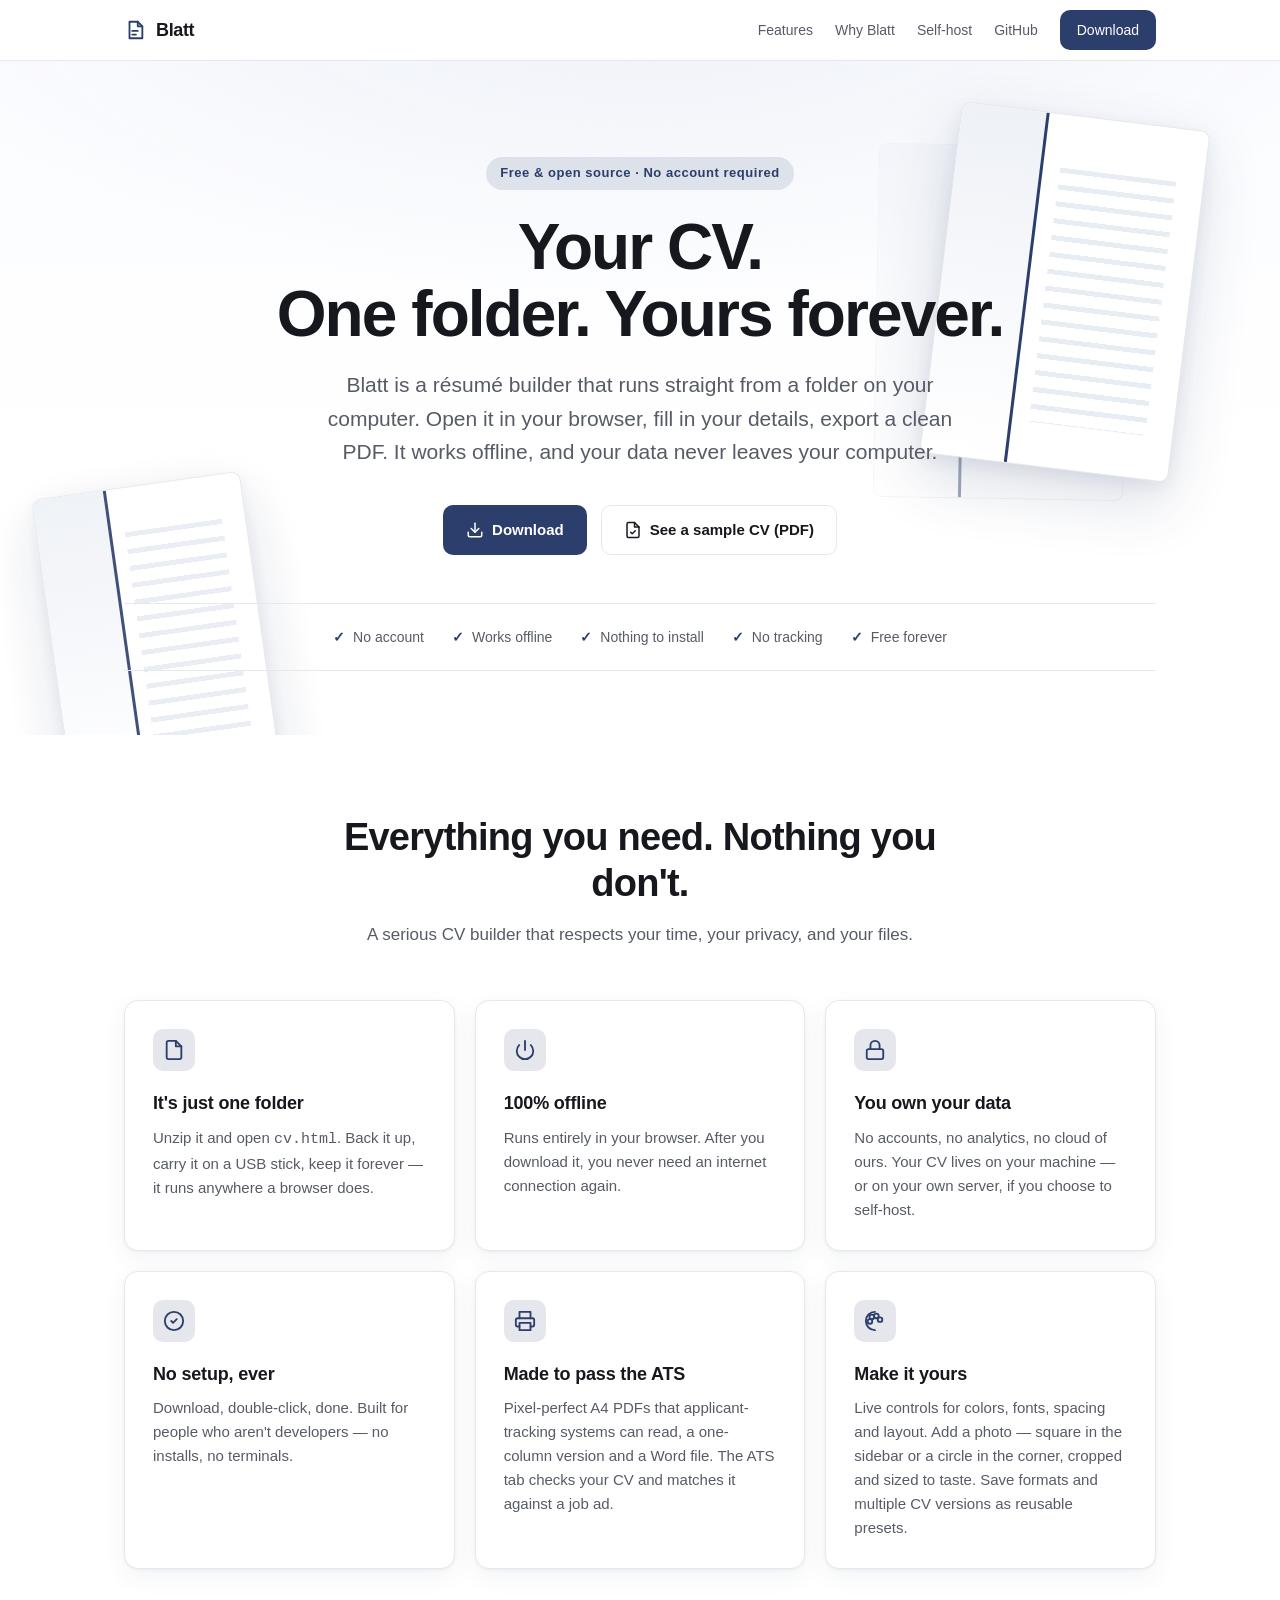
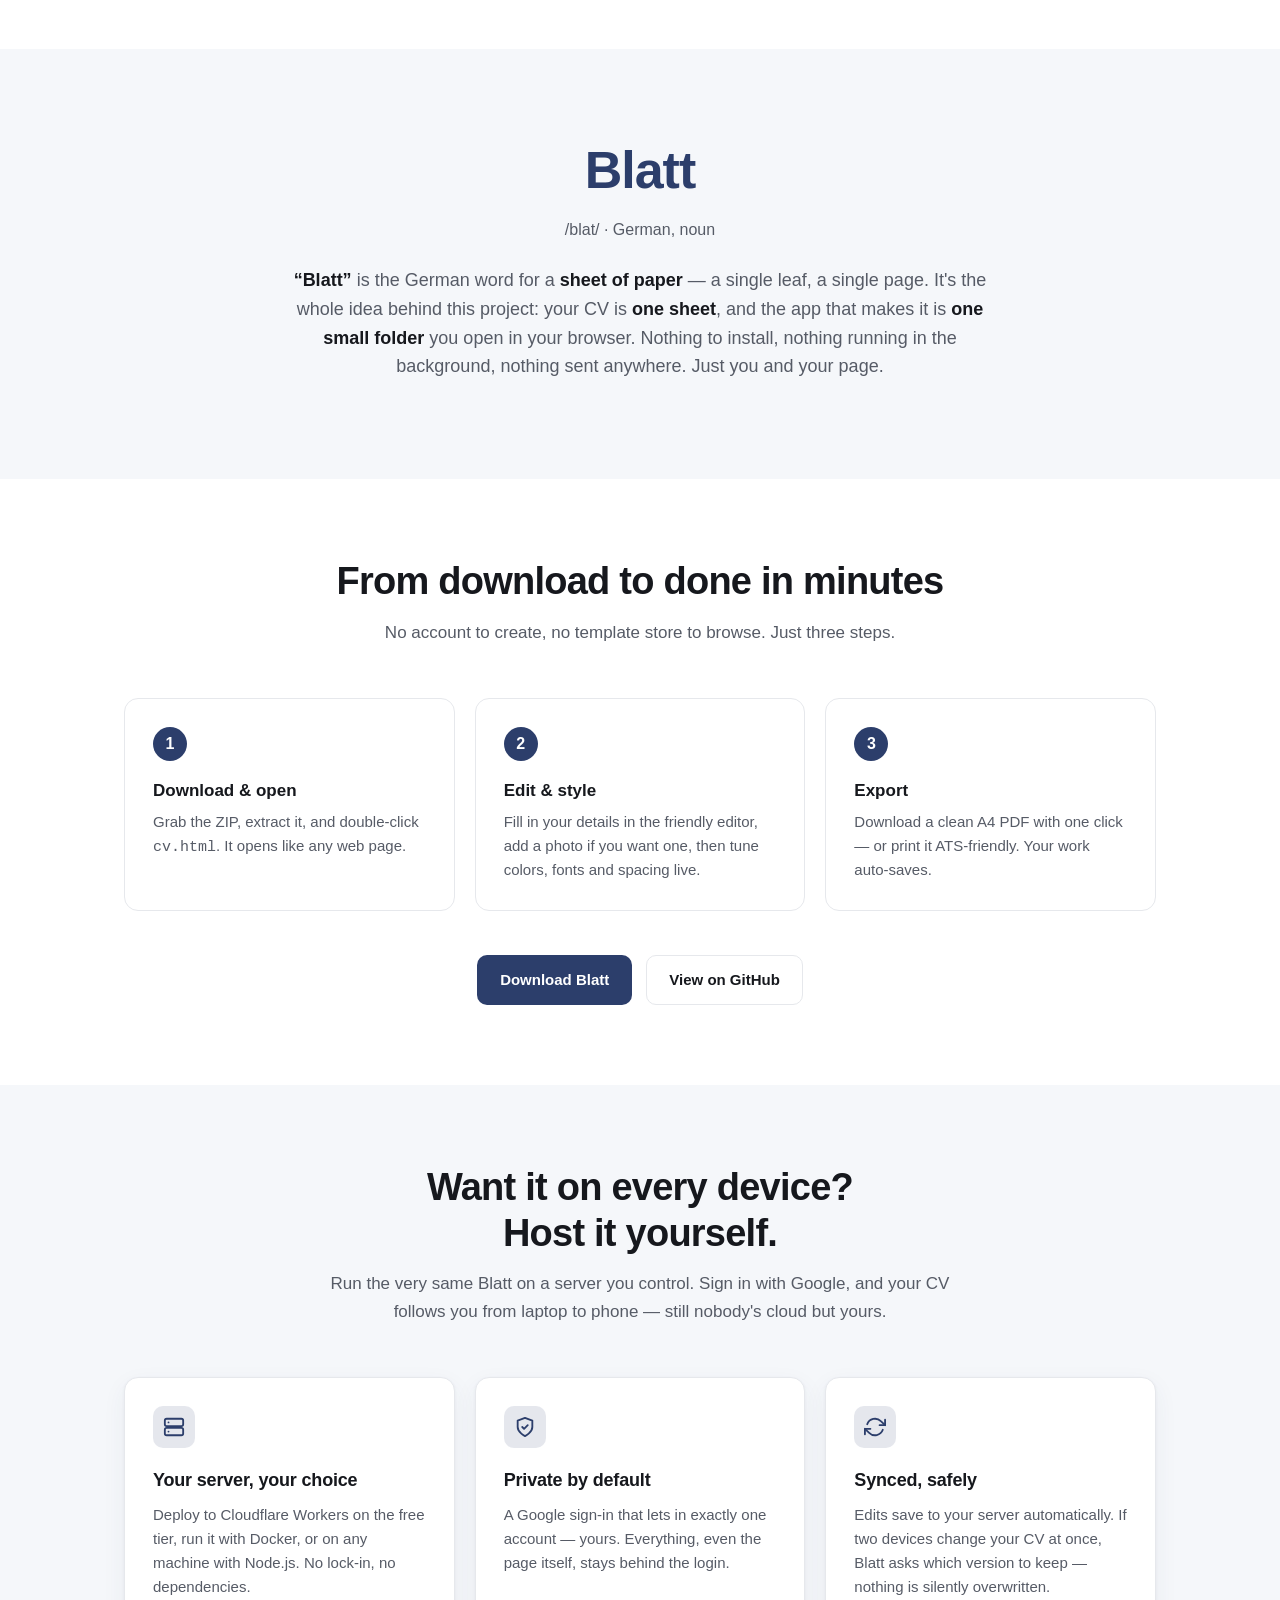
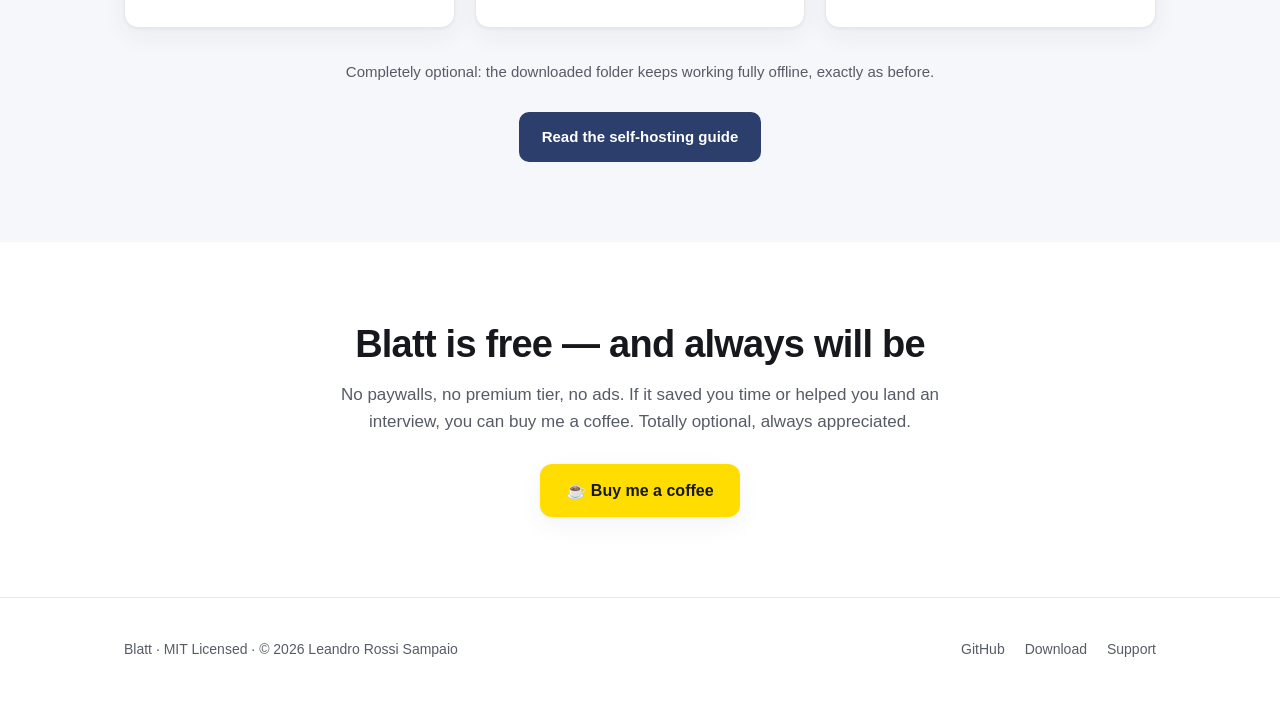
<file: docs/index.html>
<!DOCTYPE html>
<html lang="en">
<head>
<meta charset="UTF-8">
<meta name="viewport" content="width=device-width, initial-scale=1.0">
<title>Blatt — Your CV. One folder. Yours forever.</title>
<meta name="description" content="Blatt is a free, offline résumé builder you run straight from a folder on your computer. Nothing to install, no account, no tracking. Your data stays yours.">
<meta name="color-scheme" content="light">
<meta name="theme-color" content="#2c3e6b">
<link rel="icon" href="data:image/svg+xml,<svg xmlns='http://www.w3.org/2000/svg' viewBox='0 0 100 100'><text y='.9em' font-size='90'>📄</text></svg>">

<!-- Open Graph -->
<meta property="og:title" content="Blatt — Your CV. One folder. Yours forever.">
<meta property="og:description" content="A free, offline résumé builder that runs from a folder on your computer. Nothing to install, no account, no tracking.">
<meta property="og:type" content="website">
<meta property="og:url" content="https://leandrorsampaio.github.io/Blatt/">

<style>
  /* Light-only — mirrors the Blatt app's light design and its default blue (#2c3e6b) */
  :root {
    color-scheme: light;
    --bg: #ffffff;
    --bg-alt: #f5f7fa;        /* soft blue-tinted grey */
    --fg: #16181d;
    --fg-soft: #565b66;
    --accent: #2c3e6b;        /* Blatt default --color-blue */
    --accent-strong: #223056; /* darker blue for hover/depth */
    --accent-soft: #eef1f7;   /* very light blue wash */
    --accent-fg: #ffffff;
    --border: #e6e8ec;
    --card: #ffffff;
    --shadow: 0 1px 3px rgba(44,62,107,.06), 0 8px 24px rgba(44,62,107,.06);
    --radius: 14px;
    --maxw: 1080px;
  }

  * { box-sizing: border-box; }
  html { scroll-behavior: smooth; }
  body {
    margin: 0;
    font-family: -apple-system, BlinkMacSystemFont, "Segoe UI", Roboto, Helvetica, Arial, sans-serif;
    background: var(--bg);
    color: var(--fg);
    line-height: 1.6;
    -webkit-font-smoothing: antialiased;
  }
  a { color: inherit; }
  .wrap { max-width: var(--maxw); margin: 0 auto; padding: 0 24px; }

  /* Nav */
  nav {
    position: sticky; top: 0; z-index: 10;
    backdrop-filter: saturate(180%) blur(12px);
    background: color-mix(in srgb, var(--bg) 80%, transparent);
    border-bottom: 1px solid var(--border);
  }
  .nav-inner { display: flex; align-items: center; justify-content: space-between; height: 60px; }
  .brand { display: flex; align-items: center; gap: 10px; font-weight: 700; font-size: 18px; letter-spacing: -.02em; text-decoration: none; }
  .brand .leaf { width: 22px; height: 22px; color: var(--accent); }
  .nav-links { display: flex; align-items: center; gap: 22px; }
  .nav-links a { text-decoration: none; color: var(--fg-soft); font-size: 14px; font-weight: 500; }
  .nav-links a:hover { color: var(--fg); }
  /* Buttons keep their own text color even inside .nav-links (higher specificity) */
  .nav-links a.btn-primary { color: var(--accent-fg); }
  .nav-links a.btn-primary:hover { color: var(--accent-fg); }
  @media (max-width: 640px) { .nav-links a.hide-sm { display: none; } }

  /* Buttons */
  .btn {
    display: inline-flex; align-items: center; gap: 8px;
    padding: 12px 22px; border-radius: 10px; font-weight: 600; font-size: 15px;
    text-decoration: none; border: 1px solid transparent; cursor: pointer;
    transition: transform .08s ease, background .2s ease, border-color .2s ease;
  }
  .btn:active { transform: translateY(1px); }
  .btn-primary { background: var(--accent); color: var(--accent-fg); }
  .btn-primary:hover { background: var(--accent-strong); }
  .btn-ghost { background: transparent; color: var(--fg); border-color: var(--border); }
  .btn-ghost:hover { background: var(--bg-alt); }
  .btn-sm { padding: 8px 16px; font-size: 14px; }

  /* Hero */
  header.hero {
    position: relative;
    overflow: hidden;
    text-align: center;
    padding: 96px 0 64px;
    background:
      radial-gradient(1100px 460px at 50% -12%, var(--accent-soft), transparent 68%),
      linear-gradient(180deg, #fbfcff 0%, var(--bg) 62%);
  }
  header.hero .wrap { position: relative; z-index: 2; }

  /* Decorative tilted "Blatt" sheets behind the headline (pure CSS, no images) */
  .hero-bg { position: absolute; inset: 0; z-index: 1; pointer-events: none; }
  .sheet {
    position: absolute;
    width: 240px;
    aspect-ratio: 210 / 297;               /* A4 */
    background: #fff;
    border: 1px solid var(--border);
    border-radius: 9px;
    box-shadow: 0 24px 60px rgba(44,62,107,.16), 0 6px 16px rgba(44,62,107,.08);
    overflow: hidden;
  }
  .sheet::before {                          /* blue sidebar bar, like the app */
    content: ""; position: absolute; left: 0; top: 0; bottom: 0; width: 34%;
    background: linear-gradient(180deg, var(--accent-soft), #fff);
    border-right: 3px solid var(--accent);
  }
  .sheet::after {                           /* faint "text lines" on the main column */
    content: ""; position: absolute; left: 42%; right: 11%; top: 15%; bottom: 12%;
    background: repeating-linear-gradient(180deg, #e8ecf3 0 5px, transparent 5px 17px);
  }
  .sheet.s1 { right: 7%;  top: 54px;  width: 250px; transform: rotate(7deg);  }
  .sheet.s2 { left: 4%;   bottom: -46px; width: 210px; transform: rotate(-8deg); opacity: .9; }
  .sheet.s3 { right: 12%; top: 84px;  width: 250px; transform: rotate(1deg);  opacity: .45; box-shadow: none; }
  @media (max-width: 900px) { .sheet.s2 { display: none; } }
  @media (max-width: 720px) { .hero-bg { display: none; } header.hero { padding: 72px 0 52px; } }
  .eyebrow {
    display: inline-block; font-size: 13px; font-weight: 600; letter-spacing: .04em;
    color: var(--accent); background: color-mix(in srgb, var(--accent) 12%, transparent);
    padding: 6px 14px; border-radius: 999px; margin-bottom: 24px;
  }
  h1 {
    font-size: clamp(36px, 6vw, 64px); line-height: 1.05; letter-spacing: -.03em;
    margin: 0 0 20px; font-weight: 800;
  }
  .lede { font-size: clamp(17px, 2.2vw, 21px); color: var(--fg-soft); max-width: 640px; margin: 0 auto 36px; }
  .cta-row { display: flex; gap: 14px; justify-content: center; flex-wrap: wrap; }

  /* Trust bar */
  .trust {
    display: flex; flex-wrap: wrap; gap: 10px 28px; justify-content: center;
    padding: 22px 0; margin-top: 48px; border-top: 1px solid var(--border); border-bottom: 1px solid var(--border);
    color: var(--fg-soft); font-size: 14px; font-weight: 500;
  }
  .trust span { display: inline-flex; align-items: center; gap: 8px; }
  .trust .dot { color: var(--accent); font-weight: 700; }

  /* Sections */
  section { padding: 80px 0; }
  .section-head { text-align: center; max-width: 640px; margin: 0 auto 52px; }
  h2 { font-size: clamp(26px, 3.4vw, 38px); line-height: 1.2; letter-spacing: -.02em; margin: 0 0 14px; font-weight: 800; }
  .section-head p { color: var(--fg-soft); font-size: 17px; margin: 0; }

  /* Feature grid */
  .grid { display: grid; grid-template-columns: repeat(3, 1fr); gap: 20px; }
  @media (max-width: 860px) { .grid { grid-template-columns: repeat(2, 1fr); } }
  @media (max-width: 560px) { .grid { grid-template-columns: 1fr; } }
  .card {
    background: var(--card); border: 1px solid var(--border); border-radius: var(--radius);
    padding: 28px; box-shadow: var(--shadow);
  }
  .card .ico {
    width: 42px; height: 42px; border-radius: 10px; display: grid; place-items: center;
    background: color-mix(in srgb, var(--accent) 12%, transparent); color: var(--accent);
    margin-bottom: 18px;
  }
  .card h3 { margin: 0 0 8px; font-size: 18px; letter-spacing: -.01em; }
  .card p { margin: 0; color: var(--fg-soft); font-size: 15px; }

  /* Why / story */
  .story { background: var(--bg-alt); }
  .story .inner { max-width: 760px; margin: 0 auto; text-align: center; }
  .story .word { font-size: clamp(30px, 5vw, 52px); font-weight: 800; letter-spacing: -.02em; color: var(--accent); }
  .story .ipa { color: var(--fg-soft); font-size: 16px; margin-top: 4px; }
  .story p { font-size: 18px; color: var(--fg-soft); margin-top: 24px; }
  .story p strong { color: var(--fg); }

  /* Steps */
  .steps { display: grid; grid-template-columns: repeat(3, 1fr); gap: 20px; counter-reset: step; }
  @media (max-width: 640px) { .steps { grid-template-columns: 1fr; } }
  .step { position: relative; padding: 28px; border: 1px solid var(--border); border-radius: var(--radius); background: var(--card); }
  .step .num {
    width: 34px; height: 34px; border-radius: 999px; background: var(--accent); color: var(--accent-fg);
    display: grid; place-items: center; font-weight: 700; margin-bottom: 16px;
  }
  .step h3 { margin: 0 0 6px; font-size: 17px; }
  .step p { margin: 0; color: var(--fg-soft); font-size: 15px; }

  /* Self-host */
  .alt { background: var(--bg-alt); }
  .note { text-align: center; color: var(--fg-soft); font-size: 15px; margin: 32px auto 0; max-width: 640px; }

  /* Support */
  .support { text-align: center; }
  .support .coffee {
    display: inline-flex; align-items: center; gap: 10px; margin-top: 8px;
    padding: 14px 26px; border-radius: 12px; font-weight: 700; font-size: 16px; text-decoration: none;
    background: #ffdd00; color: #16181d; box-shadow: var(--shadow);
  }
  .support .coffee:hover { filter: brightness(1.03); }

  /* Footer */
  footer { border-top: 1px solid var(--border); padding: 40px 0; color: var(--fg-soft); font-size: 14px; }
  .foot-inner { display: flex; align-items: center; justify-content: space-between; flex-wrap: wrap; gap: 12px; }
  footer a { color: var(--fg-soft); text-decoration: none; }
  footer a:hover { color: var(--fg); }
</style>
</head>
<body>

<nav>
  <div class="wrap nav-inner">
    <a class="brand" href="#top">
      <svg class="leaf" viewBox="0 0 24 24" fill="none" stroke="currentColor" stroke-width="2" stroke-linecap="round" stroke-linejoin="round"><path d="M6 3h9l5 5v13H6z"/><path d="M15 3v5h5"/><path d="M9 13h6M9 17h4"/></svg>
      Blatt
    </a>
    <div class="nav-links">
      <a class="hide-sm" href="#features">Features</a>
      <a class="hide-sm" href="#why">Why Blatt</a>
      <a class="hide-sm" href="#self-host">Self-host</a>
      <a class="hide-sm" href="https://github.com/leandrorsampaio/Blatt">GitHub</a>
      <a class="btn btn-primary btn-sm" href="https://github.com/leandrorsampaio/Blatt/releases/latest/download/Blatt.zip">Download</a>
    </div>
  </div>
</nav>

<a id="top"></a>
<header class="hero">
  <div class="hero-bg" aria-hidden="true">
    <div class="sheet s3"></div>
    <div class="sheet s1"></div>
    <div class="sheet s2"></div>
  </div>
  <div class="wrap">
    <span class="eyebrow">Free &amp; open source · No account required</span>
    <h1>Your CV.<br>One folder. Yours forever.</h1>
    <p class="lede">Blatt is a résumé builder that runs straight from a folder on your computer. Open it in your browser, fill in your details, export a clean PDF. It works offline, and your data never leaves your computer.</p>
    <div class="cta-row">
      <a class="btn btn-primary" href="https://github.com/leandrorsampaio/Blatt/releases/latest/download/Blatt.zip">
        <svg width="18" height="18" viewBox="0 0 24 24" fill="none" stroke="currentColor" stroke-width="2" stroke-linecap="round" stroke-linejoin="round"><path d="M21 15v4a2 2 0 0 1-2 2H5a2 2 0 0 1-2-2v-4"/><polyline points="7 10 12 15 17 10"/><line x1="12" y1="15" x2="12" y2="3"/></svg>
        Download
      </a>
      <a class="btn btn-ghost" href="CV_DEMO.pdf" download>
        <svg width="18" height="18" viewBox="0 0 24 24" fill="none" stroke="currentColor" stroke-width="2" stroke-linecap="round" stroke-linejoin="round"><path d="M14 2H6a2 2 0 0 0-2 2v16a2 2 0 0 0 2 2h12a2 2 0 0 0 2-2V8z"/><path d="M14 2v6h6"/><path d="M9 15l2 2 4-4"/></svg>
        See a sample CV (PDF)
      </a>
    </div>

    <div class="trust">
      <span><span class="dot">✓</span> No account</span>
      <span><span class="dot">✓</span> Works offline</span>
      <span><span class="dot">✓</span> Nothing to install</span>
      <span><span class="dot">✓</span> No tracking</span>
      <span><span class="dot">✓</span> Free forever</span>
    </div>
  </div>
</header>

<section id="features">
  <div class="wrap">
    <div class="section-head">
      <h2>Everything you need. Nothing you don't.</h2>
      <p>A serious CV builder that respects your time, your privacy, and your files.</p>
    </div>
    <div class="grid">
      <div class="card">
        <div class="ico"><svg width="22" height="22" viewBox="0 0 24 24" fill="none" stroke="currentColor" stroke-width="2" stroke-linecap="round" stroke-linejoin="round"><path d="M14 2H6a2 2 0 0 0-2 2v16a2 2 0 0 0 2 2h12a2 2 0 0 0 2-2V8z"/><path d="M14 2v6h6"/></svg></div>
        <h3>It's just one folder</h3>
        <p>Unzip it and open <code>cv.html</code>. Back it up, carry it on a USB stick, keep it forever — it runs anywhere a browser does.</p>
      </div>
      <div class="card">
        <div class="ico"><svg width="22" height="22" viewBox="0 0 24 24" fill="none" stroke="currentColor" stroke-width="2" stroke-linecap="round" stroke-linejoin="round"><path d="M18.36 6.64A9 9 0 1 1 5.64 6.64"/><line x1="12" y1="2" x2="12" y2="12"/></svg></div>
        <h3>100% offline</h3>
        <p>Runs entirely in your browser. After you download it, you never need an internet connection again.</p>
      </div>
      <div class="card">
        <div class="ico"><svg width="22" height="22" viewBox="0 0 24 24" fill="none" stroke="currentColor" stroke-width="2" stroke-linecap="round" stroke-linejoin="round"><rect x="3" y="11" width="18" height="11" rx="2"/><path d="M7 11V7a5 5 0 0 1 10 0v4"/></svg></div>
        <h3>You own your data</h3>
        <p>No accounts, no analytics, no cloud of ours. Your CV lives on your machine — or on your own server, if you choose to self-host.</p>
      </div>
      <div class="card">
        <div class="ico"><svg width="22" height="22" viewBox="0 0 24 24" fill="none" stroke="currentColor" stroke-width="2" stroke-linecap="round" stroke-linejoin="round"><path d="M9 12l2 2 4-4"/><circle cx="12" cy="12" r="10"/></svg></div>
        <h3>No setup, ever</h3>
        <p>Download, double-click, done. Built for people who aren't developers — no installs, no terminals.</p>
      </div>
      <div class="card">
        <div class="ico"><svg width="22" height="22" viewBox="0 0 24 24" fill="none" stroke="currentColor" stroke-width="2" stroke-linecap="round" stroke-linejoin="round"><path d="M6 9V2h12v7"/><path d="M6 18H4a2 2 0 0 1-2-2v-5a2 2 0 0 1 2-2h16a2 2 0 0 1 2 2v5a2 2 0 0 1-2 2h-2"/><rect x="6" y="14" width="12" height="8"/></svg></div>
        <h3>Made to pass the ATS</h3>
        <p>Pixel-perfect A4 PDFs that applicant-tracking systems can read, a one-column version and a Word file. The ATS tab checks your CV and matches it against a job ad.</p>
      </div>
      <div class="card">
        <div class="ico"><svg width="22" height="22" viewBox="0 0 24 24" fill="none" stroke="currentColor" stroke-width="2" stroke-linecap="round" stroke-linejoin="round"><circle cx="13.5" cy="6.5" r="2.5"/><circle cx="17.5" cy="10.5" r="2.5"/><circle cx="8.5" cy="7.5" r="2.5"/><circle cx="6.5" cy="12.5" r="2.5"/><path d="M12 22a10 10 0 1 1 0-20"/></svg></div>
        <h3>Make it yours</h3>
        <p>Live controls for colors, fonts, spacing and layout. Add a photo — square in the sidebar or a circle in the corner, cropped and sized to taste. Save formats and multiple CV versions as reusable presets.</p>
      </div>
    </div>
  </div>
</section>

<section id="why" class="story">
  <div class="wrap inner">
    <div class="word">Blatt</div>
    <div class="ipa">/blat/ · German, noun</div>
    <p><strong>“Blatt”</strong> is the German word for a <strong>sheet of paper</strong> — a single leaf, a single page. It's the whole idea behind this project: your CV is <strong>one sheet</strong>, and the app that makes it is <strong>one small folder</strong> you open in your browser. Nothing to install, nothing running in the background, nothing sent anywhere. Just you and your page.</p>
  </div>
</section>

<section id="how">
  <div class="wrap">
    <div class="section-head">
      <h2>From download to done in minutes</h2>
      <p>No account to create, no template store to browse. Just three steps.</p>
    </div>
    <div class="steps">
      <div class="step">
        <div class="num">1</div>
        <h3>Download &amp; open</h3>
        <p>Grab the ZIP, extract it, and double-click <code>cv.html</code>. It opens like any web page.</p>
      </div>
      <div class="step">
        <div class="num">2</div>
        <h3>Edit &amp; style</h3>
        <p>Fill in your details in the friendly editor, add a photo if you want one, then tune colors, fonts and spacing live.</p>
      </div>
      <div class="step">
        <div class="num">3</div>
        <h3>Export</h3>
        <p>Download a clean A4 PDF with one click — or print it ATS-friendly. Your work auto-saves.</p>
      </div>
    </div>
    <div class="cta-row" style="margin-top:44px">
      <a class="btn btn-primary" href="https://github.com/leandrorsampaio/Blatt/releases/latest/download/Blatt.zip">Download Blatt</a>
      <a class="btn btn-ghost" href="https://github.com/leandrorsampaio/Blatt">View on GitHub</a>
    </div>
  </div>
</section>

<section id="self-host" class="alt">
  <div class="wrap">
    <div class="section-head">
      <h2>Want it on every device?<br>Host it yourself.</h2>
      <p>Run the very same Blatt on a server you control. Sign in with Google, and your CV follows you from laptop to phone — still nobody's cloud but yours.</p>
    </div>
    <div class="grid">
      <div class="card">
        <div class="ico"><svg width="22" height="22" viewBox="0 0 24 24" fill="none" stroke="currentColor" stroke-width="2" stroke-linecap="round" stroke-linejoin="round"><rect x="2" y="3" width="20" height="8" rx="2"/><rect x="2" y="13" width="20" height="8" rx="2"/><line x1="6" y1="7" x2="6.01" y2="7"/><line x1="6" y1="17" x2="6.01" y2="17"/></svg></div>
        <h3>Your server, your choice</h3>
        <p>Deploy to Cloudflare Workers on the free tier, run it with Docker, or on any machine with Node.js. No lock-in, no dependencies.</p>
      </div>
      <div class="card">
        <div class="ico"><svg width="22" height="22" viewBox="0 0 24 24" fill="none" stroke="currentColor" stroke-width="2" stroke-linecap="round" stroke-linejoin="round"><path d="M12 22s8-4 8-10V5l-8-3-8 3v7c0 6 8 10 8 10z"/><path d="M9 12l2 2 4-4"/></svg></div>
        <h3>Private by default</h3>
        <p>A Google sign-in that lets in exactly one account — yours. Everything, even the page itself, stays behind the login.</p>
      </div>
      <div class="card">
        <div class="ico"><svg width="22" height="22" viewBox="0 0 24 24" fill="none" stroke="currentColor" stroke-width="2" stroke-linecap="round" stroke-linejoin="round"><polyline points="23 4 23 10 17 10"/><polyline points="1 20 1 14 7 14"/><path d="M3.51 9a9 9 0 0 1 14.85-3.36L23 10M1 14l4.64 4.36A9 9 0 0 0 20.49 15"/></svg></div>
        <h3>Synced, safely</h3>
        <p>Edits save to your server automatically. If two devices change your CV at once, Blatt asks which version to keep — nothing is silently overwritten.</p>
      </div>
    </div>
    <p class="note">Completely optional: the downloaded folder keeps working fully offline, exactly as before.</p>
    <div class="cta-row" style="margin-top:28px">
      <a class="btn btn-primary" href="https://github.com/leandrorsampaio/Blatt/blob/main/src/server/README.md">Read the self-hosting guide</a>
    </div>
  </div>
</section>

<section class="support">
  <div class="wrap">
    <div class="section-head" style="margin-bottom:20px">
      <h2>Blatt is free — and always will be</h2>
      <p>No paywalls, no premium tier, no ads. If it saved you time or helped you land an interview, you can buy me a coffee. Totally optional, always appreciated.</p>
    </div>
    <a class="coffee" href="https://buymeacoffee.com/lsampaio">☕ Buy me a coffee</a>
  </div>
</section>

<footer>
  <div class="wrap foot-inner">
    <div>Blatt · MIT Licensed · © 2026 Leandro Rossi Sampaio</div>
    <div style="display:flex; gap:20px;">
      <a href="https://github.com/leandrorsampaio/Blatt">GitHub</a>
      <a href="https://github.com/leandrorsampaio/Blatt/releases/latest/download/Blatt.zip">Download</a>
      <a href="https://buymeacoffee.com/lsampaio">Support</a>
    </div>
  </div>
</footer>

</body>
</html>
</file>
